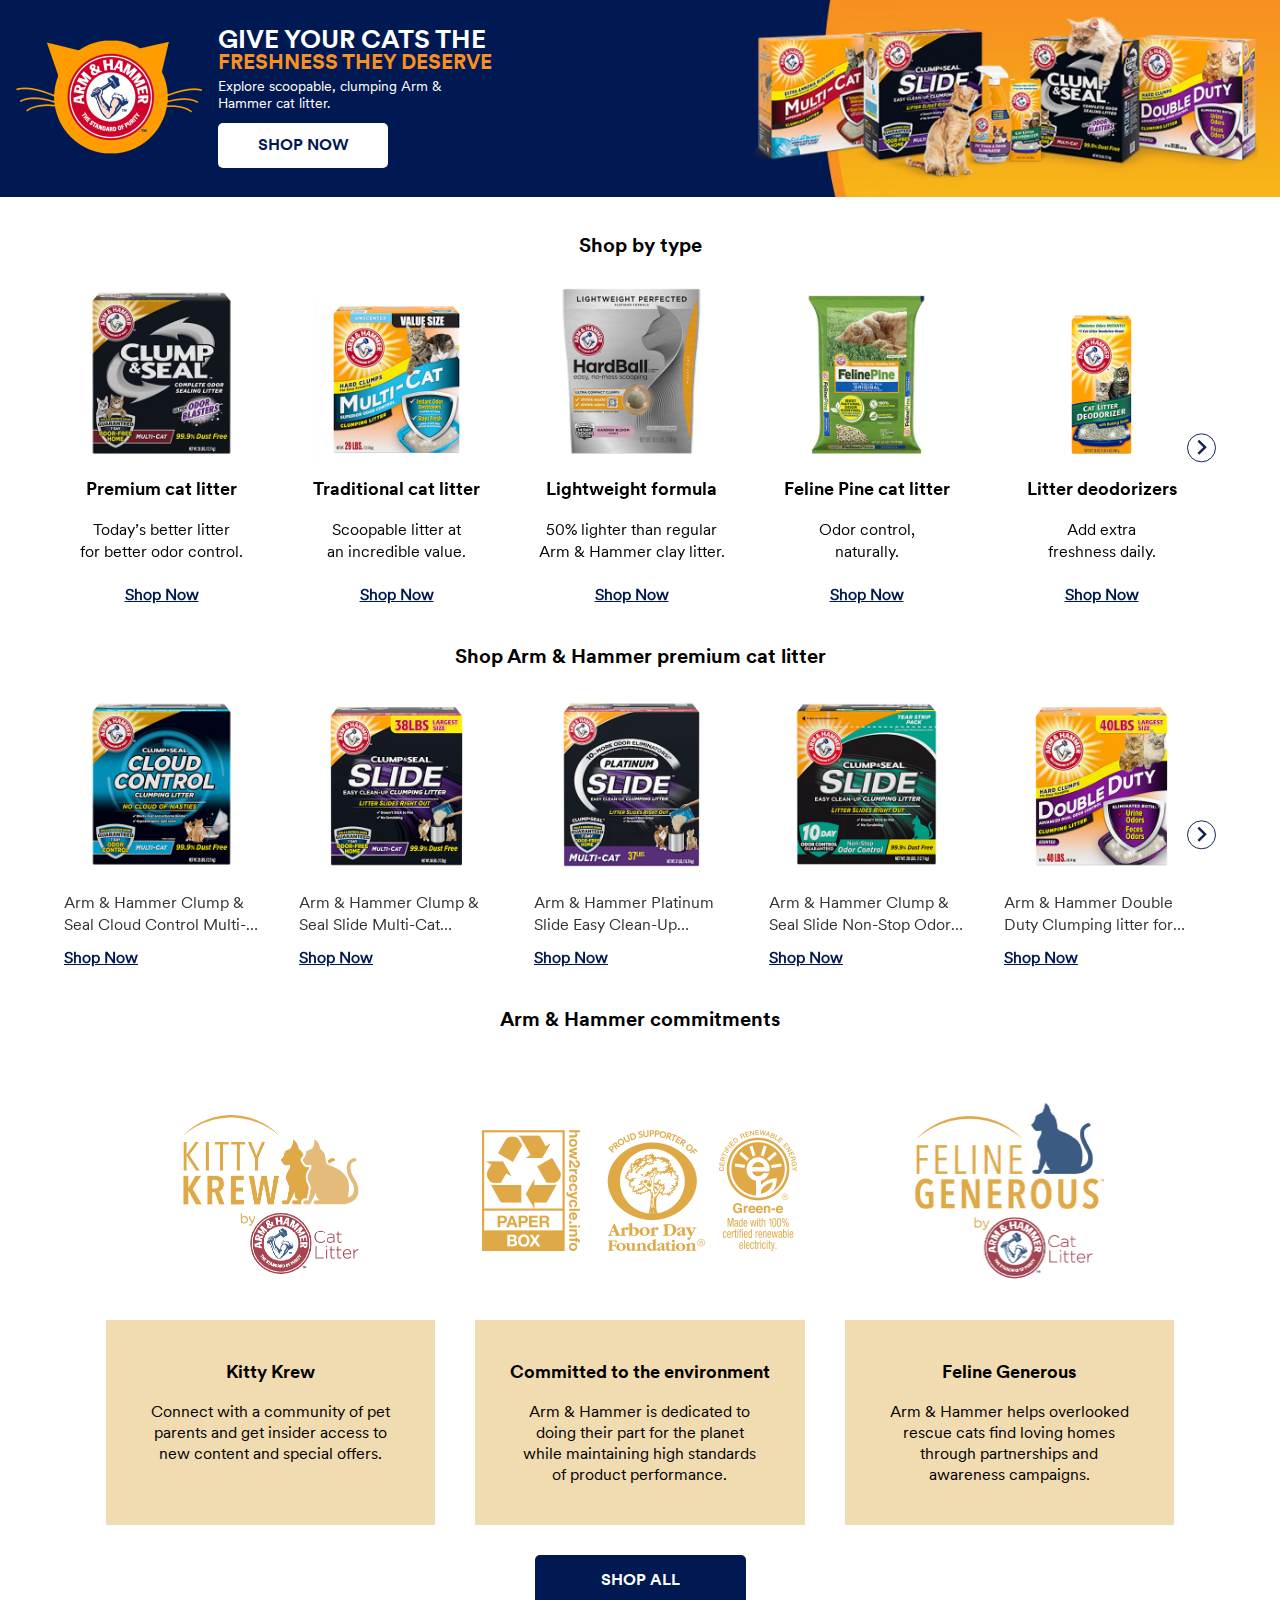
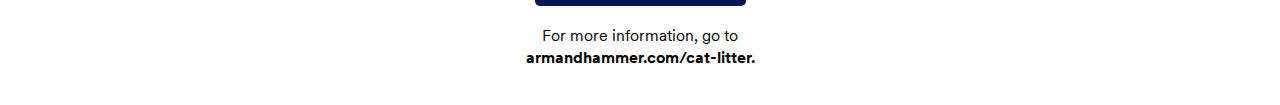
<file: index.html>
<!DOCTYPE html>
<html lang="en">

<head>
  <meta charset="UTF-8">
  <meta name="viewport" content="width=device-width, initial-scale=1.0">
  <meta name="description" content="Shop Arm and Hammer at Petco for scoopable, clumping cat litter. Explore a variety of litter options to help keep your home clean and odor-free.">
  <title>Arm & Hammer | Petco</title>
  <link rel="stylesheet" href="style.css">
  <link rel="stylesheet" href="font.css">
  <link rel="stylesheet" href="splide.css">
</head>

<body>
  <section class="citrus__churchDwight__wrapper">
    <!---------------------- Hero Single Slide ---------------------------------->
    <section class="citrus__churchDwight__carousel citrus__churchDwight__section-gap">
      <div class="citrus__churchDwight__carousel_inner">
        <div class="citrus__churchDwight__carousel_item">
          <div class="citrus__churchDwight__carousel_background_image">
            <!-- POV Image Desktop -->
            <img class="citrus__churchDwight__desktop-version" src="img/ChurchDwight_desktop_hero.png" alt="Cats beside an assortment of Arm and Hammer cat litter products" />
            <!-- POV Image Mobile -->
            <img class="citrus__churchDwight__mobile-version" src="img/ChurchDwight_mobile_hero.png" alt="Cats beside an assortment of Arm and Hammer cat litter products" />
          </div>
          <div class="citrus__churchDwight__carousel_copy">
            <!-- Logo -->
            <div class="citrus__churchDwight__item_image">
              <img class="citrus__churchDwight__logo_common" src="img/ChurchDwight_AH Cat Logo.png" alt="Arm and Hammer, the standard of purity" />
            </div>

            <div class="citrus__churchDwight__carouselDetails">
              <div class="citrus__churchDwight__item_details">
                <h1>GIVE YOUR CATS THE<br><span>FRESHNESS THEY DESERVE</span></h1>
                <p>Explore scoopable, clumping Arm & Hammer cat litter.</p>
              </div>

              <div class="citrus__churchDwight__heroCTa_container">
                <a href="https://www.petco.com/shop/en/petcostore/brand/arm-hammer" manual_cm_sp="sponsoredbrandpage:armhammer:heropov:1:giveyourcatsthefreshnesstheydeserve:shopnow" onclick="clickTrackLink(this);">
                  <div class="citrus__churchDwight__heroCTa">Shop Now</div>
                </a>
              </div>
            </div>
          </div>
        </div>
      </div>
      </div>
    </section>
    <!-------------------- End Hero Single Slide -------------------------------->

    <!------------------ Shop by type Start ------------------------------------->
    <section class="citrus__churchDwight__tab-area citrus__churchDwight__section-gap">
      <div class="citrus__churchDwight__tab-container">
        <h2 class="citrus__churchDwight__sectionTitle">
          Shop by type
        </h2>
        <!-- product tab main content -->
        <div class="citrus__churchDwight__main-tab-content">
          <!-- product content -->
          <div class="citrus__churchDwight-section__tab-content">
            <!-- Category Items -->
            <div id="citrus__churchDwight__type-item" class="splide citrus__churchDwight__scroller__items">
              <div class="splide__track">
                <div class="splide__list">
                  <!-- tab item 01-->
                  <div class="citrus__churchDwight__product-item citrus__churchDwight__type-item splide__slide">
                    <div class="citrus__churchDwight-tab-card">
                      <a href="https://www.petco.com/shop/en/petcostore/brand/arm-hammer/cat/cat-litter/clumping-cat-litter" manual_cm_sp="sponsoredbrandpage:armhammer:shopbytype:1:premiumcatlitter:shopnow" onclick="clickTrackLink(this);">
                        <div class="citrus__churchDwight-tab-cardImg">
                          <img src="img/ChurchDwight_Premium_cat_litter.png" alt="" />
                        </div>
                        <div class="citrus__churchDwight-tab-cardBody">
                          <h3>Premium cat litter</h3>
                          <p class="citrus__churchDwight-category-details">
                            Today’s better litter<br> for better odor control.
                          </p>
                          <button class="citrus__churchDwight__product-itemCTA">
                            Shop Now
                          </button>
                        </div>
                      </a>
                    </div>
                  </div>
                  <!-- tab item -->

                  <!-- tab item 02-->
                  <div class="citrus__churchDwight__product-item citrus__churchDwight__type-item splide__slide">
                    <div class="citrus__churchDwight-tab-card">
                      <a href="https://www.petco.com/shop/en/petcostore/brand/arm-hammer/cat/cat-litter/multi-cat-litter" manual_cm_sp="sponsoredbrandpage:armhammer:shopbytype:2:traditionalcatlitter:shopnow" onclick="clickTrackLink(this);">
                        <div class="citrus__churchDwight-tab-cardImg">
                          <img src="img/ChurchDwight_Traditional_cat_litter.png" alt="" />
                        </div>
                        <div class="citrus__churchDwight-tab-cardBody">
                          <h3>Traditional cat litter</h3>
                          <p class="citrus__churchDwight-category-details">
                            Scoopable litter at<br>an incredible value.
                          </p>
                          <button class="citrus__churchDwight__product-itemCTA">
                            Shop Now
                          </button>
                        </div>
                      </a>
                    </div>
                  </div>
                  <!-- tab item -->

                  <!-- tab item 03-->
                  <div class="citrus__churchDwight__product-item citrus__churchDwight__type-item splide__slide">
                    <div class="citrus__churchDwight-tab-card">
                      <a href="https://www.petco.com/shop/en/petcostore/brand/arm-hammer/cat/cat-litter/clumping-cat-litter" manual_cm_sp="sponsoredbrandpage:armhammer:shopbytype:3:lightweightformula:shopnow" onclick="clickTrackLink(this);">
                        <div class="citrus__churchDwight-tab-cardImg">
                          <img src="img/ChurchDwight_Lightweight_formula.png" alt="" />
                        </div>
                        <div class="citrus__churchDwight-tab-cardBody">
                          <h3>Lightweight formula</h3>
                          <p class="citrus__churchDwight-category-details">
                            50% lighter than regular<br>Arm & Hammer clay litter.
                          </p>
                          <button class="citrus__churchDwight__product-itemCTA">
                            Shop Now
                          </button>
                        </div>
                      </a>
                    </div>
                  </div>
                  <!-- tab item -->

                  <!-- tab item 04-->
                  <div class="citrus__churchDwight__product-item citrus__churchDwight__type-item splide__slide">
                    <div class="citrus__churchDwight-tab-card">
                      <a href="https://www.petco.com/shop/en/petcostore/brand/feline-pine" manual_cm_sp="sponsoredbrandpage:armhammer:shopbytype:4:felinepinecatlitter:shopnow" onclick="clickTrackLink(this);">
                        <div class="citrus__churchDwight-tab-cardImg">
                          <img src="img/ChurchDwight_Feline_Pine_cat_litter.png" alt="" />
                        </div>
                        <div class="citrus__churchDwight-tab-cardBody">
                          <h3>Feline Pine cat litter</h3>
                          <p class="citrus__churchDwight-category-details">
                            Odor control,<br>naturally.
                          </p>
                          <button class="citrus__churchDwight__product-itemCTA">
                            Shop Now
                          </button>
                        </div>
                      </a>
                    </div>
                  </div>
                  <!-- tab item -->

                  <!-- tab item 05-->
                  <div class="citrus__churchDwight__product-item citrus__churchDwight__type-item splide__slide">
                    <div class="citrus__churchDwight-tab-card">
                      <a href="https://www.petco.com/shop/en/petcostore/brand/arm-hammer/cleaning-supplies" manual_cm_sp="sponsoredbrandpage:armhammer:shopbytype:5:litterdeodorizers:shopnow" onclick="clickTrackLink(this);">
                        <div class="citrus__churchDwight-tab-cardImg">
                          <img src="img/ChurchDwight_Litter_deodorizers.png" alt="" />
                        </div>
                        <div class="citrus__churchDwight-tab-cardBody">
                          <h3>Litter deodorizers</h3>
                          <p class="citrus__churchDwight-category-details">
                            Add extra<br>freshness daily.
                          </p>
                          <button class="citrus__churchDwight__product-itemCTA">
                            Shop Now
                          </button>
                        </div>
                      </a>
                    </div>
                  </div>
                  <!-- tab item -->

                  <!-- tab item 06-->
                  <div class="citrus__churchDwight__product-item citrus__churchDwight__type-item splide__slide">
                    <div class="citrus__churchDwight-tab-card">
                      <a href="https://www.petco.com/shop/en/petcostore/brand/arm-hammer/dog" manual_cm_sp="sponsoredbrandpage:armhammer:shopbytype:6:morepetproducts:shopnow" onclick="clickTrackLink(this);">
                        <div class="citrus__churchDwight-tab-cardImg">
                          <img src="img/ChurchDwight_More_pet_products.png" alt="" />
                        </div>
                        <div class="citrus__churchDwight-tab-cardBody">
                          <h3>More pet products</h3>
                          <p class="citrus__churchDwight-category-details">
                            Tools for dog <br>or cat households.
                          </p>
                          <button class="citrus__churchDwight__product-itemCTA">
                            Shop Now
                          </button>
                        </div>
                      </a>
                    </div>
                  </div>
                  <!-- tab item -->
                </div>
              </div>
            </div>
            <!-- End Category Items -->
          </div>
          <!-- End Product content -->
        </div>
        <!-- product tab main content -->
      </div>

    </section>
    <!------------------ End Shop by type --------------------------------------->

    <!------------------ Arm & Hammer premium cat Start ------------------------->
    <section class="citrus__churchDwight__tab-area citrus__churchDwight__section-gap">
      <div class="citrus__churchDwight__tab-container">
        <h2 class="citrus__churchDwight__sectionTitle">
          Shop Arm & Hammer premium cat litter
        </h2>
        <!-- product tab main content -->
        <div class="citrus__churchDwight__main-tab-content">
          <!-- product content -->
          <div class="citrus__churchDwight-section__tab-content">
            <!-- Arm & Hammer product items -->
            <div id="citrus__churchDwight__armHammer_scroller" class="splide citrus__churchDwight__scroller__items">
              <div class="splide__track">
                <div class="splide__list">
                  <!-- tab item 01 -->
                  <div class="citrus__churchDwight__armHammer_scroller__product citrus__churchDwight__armHammer_scroller splide__slide">
                    <div class="citrus__churchDwight-tab-card">
                      <a href="https://www.petco.com/shop/en/petcostore/product/arm-and-hammer-clump-and-seal-cloud-control-multi-cat-clumping-litter" manual_cm_sp="sponsoredbrandpage:armhammer:shoparmhammerpremiumcatlitter:1:armhammerclumpsealcloudcontrolmulti-catclumpinglitter:shopnow" onclick="clickTrackLink(this);">
                        <div class="citrus__churchDwight-tab-cardImg">
                          <img src="img/ChurchDwight_Premium_cat_litter_1.png" alt="" />
                        </div>
                        <div class="citrus__churchDwight-tab-cardBody">
                          <p>
                            Arm & Hammer Clump & Seal Cloud Control Multi-Cat Clumping Litter
                          </p>
                          <button class="citrus__churchDwight__armHammer_scroller__productCTA">
                            Shop Now
                          </button>
                        </div>
                      </a>
                    </div>
                  </div>
                  <!-- tab item -->

                  <!-- tab item 02 -->
                  <div class="citrus__churchDwight__armHammer_scroller__product citrus__churchDwight__armHammer_scroller splide__slide">
                    <div class="citrus__churchDwight-tab-card">
                      <a href="https://www.petco.com/shop/en/petcostore/product/arm-and-hammer-clump-and-seal-slide-multi-cat-clumping-litter" manual_cm_sp="sponsoredbrandpage:armhammer:shoparmhammerpremiumcatlitter:2:armhammerclumpsealslidemulti-catclumpinglitter:shopnow" onclick="clickTrackLink(this);">
                        <div class="citrus__churchDwight-tab-cardImg">
                          <img src="img/ChurchDwight_Premium_cat_litter_2.png" alt="" />
                        </div>
                        <div class="citrus__churchDwight-tab-cardBody">
                          <p>
                            Arm & Hammer Clump & Seal Slide Multi-Cat Clumping Litter
                          </p>
                          <button class="citrus__churchDwight__armHammer_scroller__productCTA">
                            Shop Now
                          </button>
                        </div>
                      </a>
                    </div>
                  </div>
                  <!-- tab item -->

                  <!-- tab item 03 -->
                  <div class="citrus__churchDwight__armHammer_scroller__product citrus__churchDwight__armHammer_scroller splide__slide">
                    <div class="citrus__churchDwight-tab-card">
                      <a href="https://www.petco.com/shop/en/petcostore/product/arm-and-hammer-platinum-slide-easy-clean-up-clumping-multi-cat-litter" manual_cm_sp="sponsoredbrandpage:armhammer:shoparmhammerpremiumcatlitter:3:armhammerplatinumslideeasyclean-upclumpingmulti-catlitter:shopnow" onclick="clickTrackLink(this);">
                        <div class="citrus__churchDwight-tab-cardImg">
                          <img src="img/ChurchDwight_Premium_cat_litter_3.png" alt="" />
                        </div>
                        <div class="citrus__churchDwight-tab-cardBody">
                          <p>
                            Arm & Hammer Platinum Slide Easy Clean-Up Clumping Multi-Cat Litter
                          </p>
                          <button class="citrus__churchDwight__armHammer_scroller__productCTA">
                            Shop Now
                          </button>
                        </div>
                      </a>
                    </div>
                  </div>
                  <!-- tab item -->

                  <!-- tab item 04 -->
                  <div class="citrus__churchDwight__armHammer_scroller__product citrus__churchDwight__armHammer_scroller splide__slide">
                    <div class="citrus__churchDwight-tab-card">
                      <a href="https://www.petco.com/shop/en/petcostore/product/arm-and-hammer-clump-and-seal-slide-non-stop-odor-control-clumping-cat-litter" manual_cm_sp="sponsoredbrandpage:armhammer:shoparmhammerpremiumcatlitter:4:armhammerclumpsealslidenon-stopodorcontrolclumpingcatlitter:shopnow" onclick="clickTrackLink(this);">
                        <div class="citrus__churchDwight-tab-cardImg">
                          <img src="img/ChurchDwight_Premium_cat_litter_4.png" alt="" />
                        </div>
                        <div class="citrus__churchDwight-tab-cardBody">
                          <p>
                            Arm & Hammer Clump & Seal Slide Non-Stop Odor Control Clumping Cat Litter
                          </p>
                          <button class="citrus__churchDwight__armHammer_scroller__productCTA">
                            Shop Now
                          </button>
                        </div>
                      </a>
                    </div>
                  </div>
                  <!-- tab item -->

                  <!-- tab item 05 -->
                  <div class="citrus__churchDwight__armHammer_scroller__product citrus__churchDwight__armHammer_scroller splide__slide">
                    <div class="citrus__churchDwight-tab-card">
                      <a href="https://www.petco.com/shop/en/petcostore/product/arm-and-hammer-double-duty-clumping-litter-for-cats" manual_cm_sp="sponsoredbrandpage:armhammer:shoparmhammerpremiumcatlitter:5:armhammerdoubledutyclumpinglitterforcats:shopnow" onclick="clickTrackLink(this);">
                        <div class="citrus__churchDwight-tab-cardImg">
                          <img src="img/ChurchDwight_Premium_cat_litter_5.png" alt="" />
                        </div>
                        <div class="citrus__churchDwight-tab-cardBody">
                          <p>
                            Arm & Hammer Double Duty Clumping litter for Cats
                          </p>
                          <button class="citrus__churchDwight__armHammer_scroller__productCTA">
                            Shop Now
                          </button>
                        </div>
                      </a>
                    </div>
                  </div>
                  <!-- tab item -->

                  <!-- tab item 06 -->
                  <div class="citrus__churchDwight__armHammer_scroller__product citrus__churchDwight__armHammer_scroller splide__slide">
                    <div class="citrus__churchDwight-tab-card">
                      <a href="https://www.petco.com/shop/en/petcostore/product/arm-and-hammer-fragrance-free-super-scoop-clumping-litter-for-cats" manual_cm_sp="sponsoredbrandpage:armhammer:shoparmhammerpremiumcatlitter:6:armhammerfragrancefreesuperscoopclumpinglitterforcats:shopnow" onclick="clickTrackLink(this);">
                        <div class="citrus__churchDwight-tab-cardImg">
                          <img src="img/ChurchDwight_Premium_cat_litter_6.png" alt="" />
                        </div>
                        <div class="citrus__churchDwight-tab-cardBody">
                          <p>
                            Arm & Hammer Fragrance Free Super Scoop Clumping Litter for Cats
                          </p>
                          <button class="citrus__churchDwight__armHammer_scroller__productCTA">
                            Shop Now
                          </button>
                        </div>
                      </a>
                    </div>
                  </div>
                  <!-- tab item -->

                  <!-- tab item 07 -->
                  <div class="citrus__churchDwight__armHammer_scroller__product citrus__churchDwight__armHammer_scroller splide__slide">
                    <div class="citrus__churchDwight-tab-card">
                      <a href="https://www.petco.com/shop/en/petcostore/product/arm-and-hammer-clump-and-seal-multi-cat-odor-sealing-cat-litter" manual_cm_sp="sponsoredbrandpage:armhammer:shoparmhammerpremiumcatlitter:7:armhammerclumpsealmulti-catodorsealingcatlitter:shopnow" onclick="clickTrackLink(this);">
                        <div class="citrus__churchDwight-tab-cardImg">
                          <img src="img/ChurchDwight_Premium_cat_litter_7.png" alt="" />
                        </div>
                        <div class="citrus__churchDwight-tab-cardBody">
                          <p>
                            Arm & Hammer Clump & Seal Multi-Cat Odor Sealing Cat Litter
                          </p>
                          <button class="citrus__churchDwight__armHammer_scroller__productCTA">
                            Shop Now
                          </button>
                        </div>
                      </a>
                    </div>
                  </div>
                  <!-- tab item -->

                  <!-- tab item 08 -->
                  <div class="citrus__churchDwight__armHammer_scroller__product citrus__churchDwight__armHammer_scroller splide__slide">
                    <div class="citrus__churchDwight-tab-card">
                      <a href="https://www.petco.com/shop/en/petcostore/product/arm-and-hammer-hardball-lightweight-platinum-scented-garden-bloom-clumping-cat-litter" manual_cm_sp="sponsoredbrandpage:armhammer:shoparmhammerpremiumcatlitter:8:armhammerhardballlightweightplatinumscentedgardenbloomclumpingcatlitter:shopnow" onclick="clickTrackLink(this);">
                        <div class="citrus__churchDwight-tab-cardImg">
                          <img src="img/ChurchDwight_Premium_cat_litter_8.png" alt="" />
                        </div>
                        <div class="citrus__churchDwight-tab-cardBody">
                          <p>
                            Arm & Hammer Hardball Lightweight Platinum Scented Garden Bloom Clumping Cat Litter
                          </p>
                          <button class="citrus__churchDwight__armHammer_scroller__productCTA">
                            Shop Now
                          </button>
                        </div>
                      </a>
                    </div>
                  </div>
                  <!-- tab item -->

                  <!-- tab item 09 -->
                  <div class="citrus__churchDwight__armHammer_scroller__product citrus__churchDwight__armHammer_scroller splide__slide">
                    <div class="citrus__churchDwight-tab-card">
                      <a href="https://www.petco.com/shop/en/petcostore/product/arm-and-hammer-forever-fresh-clumping-cat-litter-lavender" manual_cm_sp="sponsoredbrandpage:armhammer:shoparmhammerpremiumcatlitter:9:armhammerforeverfreshclumpingcatlitterlavender:shopnow" onclick="clickTrackLink(this);">
                        <div class="citrus__churchDwight-tab-cardImg">
                          <img src="img/ChurchDwight_Premium_cat_litter_9.png" alt="" />
                        </div>
                        <div class="citrus__churchDwight-tab-cardBody">
                          <p>
                            Arm & Hammer Forever Fresh Clumping Cat Litter Lavender
                          </p>
                          <button class="citrus__churchDwight__armHammer_scroller__productCTA">
                            Shop Now
                          </button>
                        </div>
                      </a>
                    </div>
                  </div>
                  <!-- tab item -->

                  <!-- tab item 10 -->
                  <div class="citrus__churchDwight__armHammer_scroller__product citrus__churchDwight__armHammer_scroller splide__slide">
                    <div class="citrus__churchDwight-tab-card">
                      <a href="https://www.petco.com/shop/en/petcostore/product/arm-and-hammer-unscented-multi-cat-clumping-litter" manual_cm_sp="sponsoredbrandpage:armhammer:shoparmhammerpremiumcatlitter:10:armhammerunscentedmulti-catclumpinglitter:shopnow" onclick="clickTrackLink(this);">
                        <div class="citrus__churchDwight-tab-cardImg">
                          <img src="img/ChurchDwight_Premium_cat_litter_10.png" alt="" />
                        </div>
                        <div class="citrus__churchDwight-tab-cardBody">
                          <p>
                            Arm & Hammer Unscented Multi-Cat Clumping Litter
                          </p>
                          <button class="citrus__churchDwight__armHammer_scroller__productCTA">
                            Shop Now
                          </button>
                        </div>
                      </a>
                    </div>
                  </div>
                  <!-- tab item -->

                  <!-- tab item 11 -->
                  <div class="citrus__churchDwight__armHammer_scroller__product citrus__churchDwight__armHammer_scroller splide__slide">
                    <div class="citrus__churchDwight-tab-card">
                      <a href="https://www.petco.com/shop/en/petcostore/product/arm-and-hammer-clump-and-seal-absorbx-unscented-multicat-clumping-litter" manual_cm_sp="sponsoredbrandpage:armhammer:shoparmhammerpremiumcatlitter:11:armhammerclumpsealabsorbxunscentedmulticatclumpinglitter:shopnow" onclick="clickTrackLink(this);">
                        <div class="citrus__churchDwight-tab-cardImg">
                          <img src="img/ChurchDwight_Premium_cat_litter_11.png" alt="" />
                        </div>
                        <div class="citrus__churchDwight-tab-cardBody">
                          <p>
                            Arm & Hammer Clump & Seal AbsorbX Unscented Multi-Cat Clumping Litter
                          </p>
                          <button class="citrus__churchDwight__armHammer_scroller__productCTA">
                            Shop Now
                          </button>
                        </div>
                      </a>
                    </div>
                  </div>
                  <!-- tab item -->

                  <!-- tab item Group ProductShot -->
                  <div class="citrus__churchDwight__armHammer_scroller__product citrus__churchDwight__armHammer_scroller splide__slide citrus__churchDwight__groupProductShot">
                    <div class="citrus__churchDwight-tab-card citrus__churchDwight__groupProductShot__item">
                      <a href="https://www.petco.com/shop/en/petcostore/brand/arm-hammer/cat/cat-litter" manual_cm_sp="sponsoredbrandpage:armhammer:shoparmhammerpremiumcatlitter:12:shopall :shopall" onclick="clickTrackLink(this);">
                        <div class="citrus__churchDwight__groupProductShotImage">
                          <img src="img/ChurchDwight_Group_Product.png" alt="" />
                        </div>
                        <div class="citrus__churchDwight-tab-cardBody groupProductCTA">
                          <div class="groupCtaDimention">
                            <p>SHOP ALL</p>
                          </div>
                          <div class="groupCtaArrow">
                            <p>&#8594</p>
                          </div>
                        </div>
                      </a>
                    </div>
                  </div>
                  <!-- tab item -->
                </div>
              </div>
            </div>
            <!-- End Arm & Hammer product items -->
          </div>
          <!-- End Product content -->
        </div>
        <!-- product tab main content -->
      </div>
    </section>
    <!------------------ End Arm & Hammer premium cat --------------------------->

    <!----------------------- Arm & Hammer commitments -------------------------->
    <section class="citrus__churchDwight__card citrus__churchDwight__section-gap">
      <h2 class="citrus__churchDwight__sectionTitle">Arm & Hammer commitments</h2>
      <div class="citrus__churchDwight__card_container">
        <div class="citrus__churchDwight__card__row">
          <!-- commitment 01 -->
          <div class="citrus__churchDwight__card__item">
            <div class="citrus__churchDwight__card__image">
              <img src="img/ChurchDwight_Kitty_Krew.png" alt="Kitty Krew by Arm and Hammer cat litter" id="citrus__churchDwight_kitty_krew" />
            </div>
            <div class="citrus__churchDwight__card__item_details">
              <h3>Kitty Krew</h3>
              <p>
                Connect with a community of pet parents and get insider access to new content and special offers.
              </p>
            </div>
          </div>

          <!-- commitment 02 -->
          <div class="citrus__churchDwight__card__item">
            <div class="citrus__churchDwight__card__image">
              <img src="img/ChurchDwight_Pet-friendly_and_environmentally_friendly.png" alt="Recyclable paper box, proud supporter of the Arbor Day Foundation and Green-e certification for renewable energy"
                id="citrus__churchDwight_pet-friendly" />
            </div>
            <div class="citrus__churchDwight__card__item_details">
              <h3>Committed to the environment</h3>
              <p>
                Arm & Hammer is dedicated to doing their part for the planet while maintaining high standards of product performance.
              </p>
            </div>
          </div>

          <!-- commitment 03 -->
          <div class="citrus__churchDwight__card__item">
            <div class="citrus__churchDwight__card__image">
              <img src="img/ChurchDwight_Feline_Generous.png" alt="Feline Generous by Arm and Hammer cat litter" id="citrus__churchDwight_feline_generous" />
            </div>
            <div class="citrus__churchDwight__card__item_details">
              <h3>Feline Generous</h3>
              <p>
                Arm & Hammer helps overlooked rescue cats find loving homes through partnerships and awareness campaigns.
              </p>
            </div>
          </div>
        </div>
      </div>
    </section>
    <!---------------------End Arm & Hammer commitments ------------------------>

    <!--------------------------- Footer Start ------------------------------ -->
    <div class="citrus__churchDwight__footer citrus__churchDwight__section-gap">
      <a href="https://www.petco.com/shop/en/petcostore/brand/arm-hammer" manual_cm_sp="sponsoredbrandpage:armhammer:content4up:1:armhammercommitments:shopall" onclick="clickTrackLink(this);">
        <div class="citrus__churchDwight__common_btn">Shop All</div>
      </a>
      <p>For more information, go to<br> <span>armandhammer.com/cat-litter.</span></p>
    </div>
    <!--------------------------- Footer End --------------------------- -->

  </section>

  <!-- js dependency -->
  <!-- Start Splide Js library-->
  <script src="splide.js"></script>
  <!-- End Splide Js -->

  <!-- Start Custom javascript -->
  <script src="Product_Scroller.js"></script>
  <script src="armHammer.js"></script>
  <!-- End Custom javascript -->
</body>

</html>
</file>
<file: style.css>
body {
  margin: 0;
  padding: 0;
  box-sizing: border-box;
}

.citrus__churchDwight__wrapper {
  width: 100%;
  max-width: 1440px;
  margin: auto;
}

.citrus__churchDwight__wrapper a {
  text-decoration: none;
}

.citrus__churchDwight__wrapper img {
  width: 100%;
}

.citrus__churchDwight__wrapper h1,
.citrus__churchDwight__wrapper h2,
.citrus__churchDwight__wrapper h3,
.citrus__churchDwight__wrapper h4 {
  margin: 0;
  padding: 0;
}

.citrus__churchDwight__wrapper p {
  margin: 0;
  padding: 0;
}

.citrus__churchDwight__section-gap {
  padding-bottom: 40px;
}


/* Start Hero Section */
.citrus__churchDwight__desktop-version {
  display: block;
}

.citrus__churchDwight__mobile-version {
  display: none;
}

.citrus__churchDwight__carousel_inner {
  object-fit: cover;
}

.citrus__churchDwight__carousel_item {
  position: relative;
  width: 100%;
  overflow: hidden;
}

.citrus__churchDwight__carousel_background_image {
  object-fit: cover;
}

.citrus__churchDwight__carousel_copy {
  position: absolute;
  top: 0;
  display: flex;
  flex-direction: row;
  justify-content: center;
  align-items: center;
  height: 100%;
}

.citrus__churchDwight__item_image img {
  width: 186px;
  padding: 0 1rem;
}

.citrus__churchDwight__carouselDetails {
  display: flex;
  flex-direction: column;
  justify-content: center;
  align-items: flex-start;
}

.citrus__churchDwight__item_details h1 {
  font-size: 43px;
  color: white;
  font-family: "PetcoCircularTT-Bold", arial !important;
  line-height: 35px;
  padding-top: 3px;
}

.citrus__churchDwight__item_details h1 span {
  color: #F89022;
  font-size: 34px;
}

.citrus__churchDwight__item_details p {
  font-size: 16px;
  width: 603px;
  color: white;
  padding: 5px 0 25px 0;
  font-family: "PetcoCircularTT-Regular", arial !important;
  line-height: 16px;
}

.citrus__churchDwight__heroCTa_container {
  display: flex;
  gap: 20px;
}

.citrus__churchDwight__heroCTa {
  color: #001952;
  text-transform: uppercase;
  background-color: white;
  border: none;
  border-radius: 5px;
  font-weight: bold;
  width: 211px;
  height: 50.88px;
  text-align: center;
  display: flex;
  align-items: center;
  justify-content: center;
  text-decoration: none;
  font-family: "PetcoCircularTT-Bold", arial !important;
  font-weight: 900;
}

@media screen and (max-width:1320px) {
  .citrus__churchDwight__item_details h1 {
    font-size: 26px;
    line-height: 20.5px;
  }

  .citrus__churchDwight__item_details h1 span {
    font-size: 20.5px;
  }

  .citrus__churchDwight__item_details p {
    font-size: 14px;
    width: 230px;
    padding: 5px 0 10px;
    line-height: 17px;
  }

  .citrus__churchDwight__heroCTa {
    width: 170px;
    height: 45px;
  }
}


@media screen and (max-width:1024px) {
  .citrus__churchDwight__item_image img {
    width: 150px;
    padding: 0 0.5rem;
  }

  .citrus__churchDwight__item_details p {
    font-size: 14px;
    /* width: 240px; */
    padding: 5px 0 10px;
  }

  .citrus__churchDwight__heroCTa {
    width: 130px;
    height: 40px;
  }
}

@media screen and (max-width:921px) {
  .citrus__churchDwight__item_image img {
    width: 120px;
    padding: 0 0.5rem;
  }

  .citrus__churchDwight__item_details h1 {
    font-size: 24px;
    line-height: 24px;
  }

  .citrus__churchDwight__item_details h1 span {
    font-size: 18.5px;
  }

  .citrus__churchDwight__item_details p {
    font-size: 12px;
    width: 170px;
    padding: 5px 0;
  }

  .citrus__churchDwight__heroCTa {
    color: white;
    text-transform: capitalize;
    background-color: unset;
    border: none;
    border-radius: 0;
    width: 100%;
    height: 100%;
    font-family: "PetcoCircularTT-Bold", arial !important;
    font-weight: 900;
    text-decoration: underline;
  }
}

@media screen and (max-width:768px) {
  .citrus__churchDwight__item_details h1 {
    line-height: 17px;
    font-size: 20px;
  }

  .citrus__churchDwight__item_details h1 span {
    font-size: 15.5px;
  }

  .citrus__churchDwight__item_details p {
    line-height: 13px;
  }
}

@media screen and (max-width:767px) {
  .citrus__churchDwight__desktop-version {
    display: none;
  }

  .citrus__churchDwight__mobile-version {
    display: block;
  }

  .citrus__churchDwight__carousel_copy {
    height: unset;
  }

  .citrus__churchDwight__carousel_copy {
    height: unset;
    align-items: center;
    width: 100%;
    top: 17%;
    left: unset;
  }

  .citrus__churchDwight__item_image img {
    display: none;
  }

  .citrus__churchDwight__item_details h1 {
    text-align: center;
    width: 500px;
    font-size: 36px;
    line-height: 42px;
  }

  .citrus__churchDwight__item_details h1 span {
    font-size: 38px;
  }

  .citrus__churchDwight__item_details p {
    font-size: 18px;
    width: 260px;
    margin: auto;
    text-align: center;
    line-height: 22px;
    padding: 20px 0;
  }

  .citrus__churchDwight__heroCTa_container {
    margin: auto;
  }

  .citrus__churchDwight__heroCTa {
    color: white;
    text-transform: capitalize;
    background-color: unset;
    border: none;
    border-radius: 0;
    width: 100%;
    height: 100%;
    font-family: "PetcoCircularTT-Bold", arial !important;
    font-weight: 900;
    text-decoration: underline;
  }
}

@media screen and (max-width:680px) {

  .citrus__churchDwight__carousel_copy {
    top: 13%;
  }

  .citrus__churchDwight__item_details h1 {
    width: 300px;
    font-size: 22px;
    line-height: 22px;
    margin: auto;
  }

  .citrus__churchDwight__item_details h1 span {
    font-size: 22px;
  }

  .citrus__churchDwight__item_details p {
    font-size: 16px;
    width: 230px;
    line-height: 20px;
  }
}

@media screen and (max-width:425px) {
  .citrus__churchDwight__carousel_copy {
    top: 11%;
  }

  .citrus__churchDwight__item_details h1 {
    line-height: 28px;
    width: 400px;
    font-size: 24px;
  }

  .citrus__churchDwight__item_details h1 span {
    font-size: 30px;
  }

  .citrus__churchDwight__item_details p {
    padding-top: 5px;
    padding-bottom: 10px;
  }
}

@media screen and (max-width:375px) {
  .citrus__churchDwight__carousel_copy {
    top: 9%;
  }

  .citrus__churchDwight__item_details h1 {
    font-size: 24px;
  }

  .citrus__churchDwight__item_details h1 span {
    font-size: 26px;
  }
}

@media screen and (max-width:320px) {
  .citrus__churchDwight__carousel_copy {
    top: 8%;
  }

  .citrus__churchDwight__item_details h1 {
    font-size: 20px;
  }

  .citrus__churchDwight__item_details h1 span {
    font-size: 22px;
  }

  .citrus__churchDwight__item_details p {
    padding: 5px 0;
  }
}

/* End Hero Slide */



/* universal styles */
.citrus__churchDwight__product-itemCarousel-wrapper::-webkit-scrollbar,
.citrus__churchDwight__armHammer_scroller__productCarousel-wrapper::-webkit-scrollbar {
  display: none;
}

.citrus__churchDwight__sectionTitle {
  margin: 0;
  font-family: "PetcoCircularTT-Bold", arial !important;
  font-weight: 900;
  font-size: 20px;
  text-align: center;
  color: #000000;
  padding-bottom: 30px !important;
}

/* Product Carousel section */
/* tab button style */
.citrus__churchDwight__product-itemCarousel-wrapper,
.citrus__churchDwight__armHammer_scroller__productCarousel-wrapper {
  width: 100%;
  max-width: 1273px;
  margin: auto;
  overflow-x: auto;
}

.citrus__churchDwight__tab-area {
  overflow: hidden;
}

.citrus__churchDwight__tab-container {
  max-width: 1273px;
  width: 100%;
  margin: 0 auto;
}

.splide__pagination {
  display: none;
}

.citrus__churchDwight__product-item,
.citrus__churchDwight__armHammer_scroller__product {
  max-width: 195px;
  width: 100% !important;
  margin: 0px 9px;
  display: none;
}

.citrus__churchDwight-tab-cardImg img {
  max-width: 100%;
  min-height: 175px;
}

.citrus__churchDwight-tab-card>a {
  text-decoration: none;
  color: #000;
}

.citrus__churchDwight-tab-cardBody h3 {
  text-align: center;
  padding-top: 20px;
  font-size: 18px;
  font-family: "PetcoCircularTT-Bold", arial !important;
}

.citrus__churchDwight-tab-cardBody p.citrus__churchDwight-category-details {
  text-align: center;
  -webkit-line-clamp: unset;
  line-clamp: unset;
  color: #000;
  margin-bottom: 20px;
  font-weight: normal;
}

.citrus__churchDwight-tab-card p {
  font-family: "PetcoCircularTT-Regular", arial !important;
  color: #333333;
  font-size: 16px;
  line-height: 22px;
  text-align: left;
  margin: 20px 0 10px;
  text-decoration: none;
  overflow: hidden;
  text-overflow: ellipsis;
  display: -webkit-box;
  -webkit-line-clamp: 2;
  line-clamp: 2;
  -webkit-box-orient: vertical;
  max-height: 4em;
  /*standard size is 4em*/
}

.citrus__churchDwight__product-itemCTA {
  border: 0;
  width: 100%;
  background: none;
  text-decoration: underline;
  font-family: "PetcoCircularTT-Bold", arial !important;
  color: #001952;
  font-size: 16px;
  line-height: 22px;
  font-weight: 900;
  cursor: pointer;
  margin: auto;
}

.citrus__churchDwight__armHammer_scroller__productCTA {
  border: 0;
  padding-left: 0;
  background: none;
  text-decoration: underline;
  font-family: "PetcoCircularTT-Bold", arial !important;
  color: #001952;
  font-size: 16px;
  line-height: 22px;
  font-weight: 900;
  cursor: pointer;
}

.citrus__churchDwight__scroller__items {
  display: -webkit-box;
  display: -ms-flexbox;
  display: flex;
  -ms-flex-wrap: wrap;
  flex-wrap: wrap;
  -webkit-box-pack: center;
  -ms-flex-pack: center;
  justify-content: center;
  overflow: hidden;
}

.citrus__churchDwight-tab-cardImg {
  padding: 0 10px;
  margin: auto;
}

.citrusTabShow {
  display: block;
}

.citrus__churchDwight__wrapper button {
  font-family: "PetcoCircularTT-Regular", arial !important;
}

.citrus__churchDwight__common_btn {
  color: #fff;
  text-transform: uppercase;
  background-color: #001952;
  border: none;
  border-radius: 5px;
  font-weight: bold;
  width: 211px;
  height: 50.88px;
  text-align: center;
  display: flex;
  align-items: center;
  justify-content: center;
  text-decoration: none;
  font-family: "PetcoCircularTT-Bold", arial !important;
  font-weight: 900;
  margin: auto;
}

.citrus__churchDwight__tab-area_btn {
  display: flex;
  justify-content: center;
  margin-top: 50px;
}

.citrus__churchDwight__tab-area_btn .citrus__churchDwight__common_btn {
  margin: 0 auto;
}

/* hide arrow */
.citrus__churchDwight_hide_arrow .splide__arrows {
  display: none;
}

@media screen and (min-width:1440px) {
  #citrus__churchDwight__type-item .splide__arrow {
    display: none;
  }
}

@media all and (max-width: 1301px) {
  .citrus__churchDwight__tab-container {
    width: 90%;
  }
}

@media screen and (max-width: 1120px) {
  .citrus__churchDwight__common_btn {
    width: 170px;
    height: 40px;
  }
}

@media screen and (max-width: 1024px) {
  .citrus__churchDwight__common_btn {
    width: 130px;
    height: 40px;
  }
}

@media screen and (min-width: 769px) and (max-width: 1024px) {

  /* Common Button */
  .citrus__churchDwight__tab-area_btn .citrus__churchDwight__common_btn {
    width: 150px;
    height: 40px;
  }
}


@media screen and (max-width: 768px) {

  /* Common Style */
  .splide__arrows {
    display: none;
  }

  /* product section */
  #citrus__churchDwight__type-item {
    /* padding-left: 50px; */
    width: 95%;
    margin: auto;
  }

  #citrus__churchDwight__armHammer_scroller {
    /* padding-left: 65px; */
    width: 90%;
    margin: auto;
  }

  .citrus__churchDwight__tab-container {
    width: 100%;
  }

  .citrus__churchDwight__common_btn {
    font-size: 16px;
    color: #001952;
    text-transform: capitalize;
    background: none;
    padding: 0;
    text-decoration: underline !important;
    font-family: "PetcoCircularTT-Bold", arial !important;
    font-weight: 900;
    margin: 0 auto;
    width: fit-content;
    height: fit-content;
  }
}

@media all and (max-width: 575px) {

  .citrus__churchDwight__product-item,
  .citrus__churchDwight__armHammer_scroller__product {
    max-width: 195px;
  }

  #citrus__churchDwight__type-item {
    padding-left: 0;
    width: 100%;
  }

  #citrus__churchDwight__armHammer_scroller {
    padding-left: 10px;
    width: unset;
  }
}

@media screen and (max-width:375px) {
  #citrus__churchDwight__armHammer_scroller {
    padding-left: 12px;
  }
}

/* Group Product CSS */

.citrus__churchDwight__groupProductShot {
  border: 1px solid #333333;
  border-radius: 10px;
  text-decoration: none;
}

.citrus__churchDwight__groupProductShot__item {
  display: flex;
  justify-content: center;
  align-items: center;
  height: 100%;
  margin: auto;
}

.citrus__churchDwight__groupProductShotImage {
  padding: 0 5px;
}

.citrus__churchDwight__groupProductShotImage img {
  max-height: 144px;
  padding-bottom: 30px;
}

.groupProductCTA {
  display: flex;
  flex-direction: row;
  justify-content: center;
  align-items: center;
  text-decoration: none;
  gap: 20px;
  margin: auto;
}

.groupCtaDimention {
  display: flex;
  flex-direction: column;
  font-weight: 900;
}

.groupCtaDimention p {
  font-size: 20px;
  line-height: 18px;
  font-family: "PetcoCircularTT-Bold", arial !important;
  color: #001952;
  margin: 0;
  text-decoration: underline;
}

.groupCtaArrow p {
  font-size: 34px;
  margin: 0;
}

/* custom css */
.splide__arrow:disabled {
  opacity: 0;
}

/* End Product Common Scroller CSS Style */



/* --------------------------- Arm & Hammer commitments Start -----------------------------> */

.citrus__churchDwight__card_container {
  -ms-overflow-style: none;
  /* Internet Explorer 10+ */
  scrollbar-width: none;
  /* Firefox */
}

.citrus__churchDwight__card_container::-webkit-scrollbar {
  display: none;
  /* Safari and Chrome */
}

.citrus__churchDwight__card {
  width: 1124px;
  max-width: 100%;
  margin: auto;
  padding-bottom: 30px;
}


.citrus__churchDwight__card_container {
  overflow: auto;
}

.citrus__churchDwight__card__row {
  width: 1068px;
  margin: auto;
  display: flex;
  flex-direction: row;
  justify-content: space-evenly;
  gap: 40px;
}

.citrus__churchDwight__card__item {
  width: 332px;
}

.citrus__churchDwight__card__image {
  height: 259px;
  display: flex;
  justify-content: center;
  align-items: center;
}

.citrus__churchDwight__card__item img {
  max-width: 100%;
  max-height: 100%;
  display: block;
  margin: auto;
}

#citrus__churchDwight_kitty_krew {
  width: 248px;
}

#citrus__churchDwight_pet-friendly {
  width: 315px;
}

#citrus__churchDwight_feline_generous {
  width: 189.5px;
}

.citrus__churchDwight__card__item_details {
  display: flex;
  flex-direction: column;
  align-items: center;
  height: 205px;
  background-color: #f1dbb1;
}

.citrus__churchDwight__card__item_details h3 {
  font-family: "PetcoCircularTT-Bold", arial !important;
  font-size: 18px;
  line-height: initial;
  font-weight: 900;
  color: #000000;
  text-align: center;
  padding-top: 45px;
  padding-bottom: 20px;
}

.citrus__churchDwight__card__item_details p {
  width: 250px;
  font-family: "PetcoCircularTT-Regular", arial !important;
  text-align: center;
  font-size: 16px;
  line-height: 21px;
  font-weight: 500;
  color: #000000;
}

@media screen and (max-width:1068px) {
  .citrus__churchDwight__card__row {
    gap: 0;
  }

}

@media only screen and (width:1024px) {
  .citrus__churchDwight__card__row {
    width: 1020px;
    gap: 3px;
  }

}

@media screen and (max-width:375px) {
  .citrus__churchDwight__card__row {
    justify-content: start;
    gap: 30px;
    padding-left: 5px;
    width: 1030px;
  }

  .citrus__churchDwight__card__item {
    width: 311px;
  }
}

/* --------------------------- End Arm & Hammer commitments -----------------------------> */


/* --------------------------- Footer Start -----------------------------> */
.citrus__churchDwight__footer {
  padding-bottom: 35px;
  text-align: center;
}

.citrus__churchDwight__footer .citrus__churchDwight__common_btn {
  margin-bottom: 20px;
}

.citrus__churchDwight__footer p {
  text-align: center;
  font-size: 16px;
  line-height: 22px !important;
  color: #000;
  font-family: "PetcoCircularTT-Regular", arial !important;
  line-height: initial;
}

.citrus__churchDwight__footer p span {
  font-family: "PetcoCircularTT-Bold", arial !important;
}

/* --------------------------- End Footer -----------------------------> */
</file>
<file: font.css>
/*
 * Legal Disclaimer
 *
 * These web fonts are licensed exclusively for use on the following:
 * All domains belonging to Petco
 *
 * It is strictly forbidden to download or use these fonts on any other website domain or media.
 *
 * While the @font-face statements below may be modified by the client, this
 * disclaimer may not be removed.
 *
 * Lineto.com, 2020
 */

@font-face {
  font-family: PetcoCircularTT-Regular;
  src: url(fonts/PetcoCircularTT-Regular.woff2) format("woff2"),
    url(fonts/PetcoCircularTT-Regular.woff) format("woff");
}
@font-face {
  font-family: PetcoCircularTT-Bold;
  src: url(fonts/PetcoCircularTT-Bold.woff2) format("woff2"),
    url(fonts/PetcoCircularTT-Bold.woff) format("woff");
}
</file>
